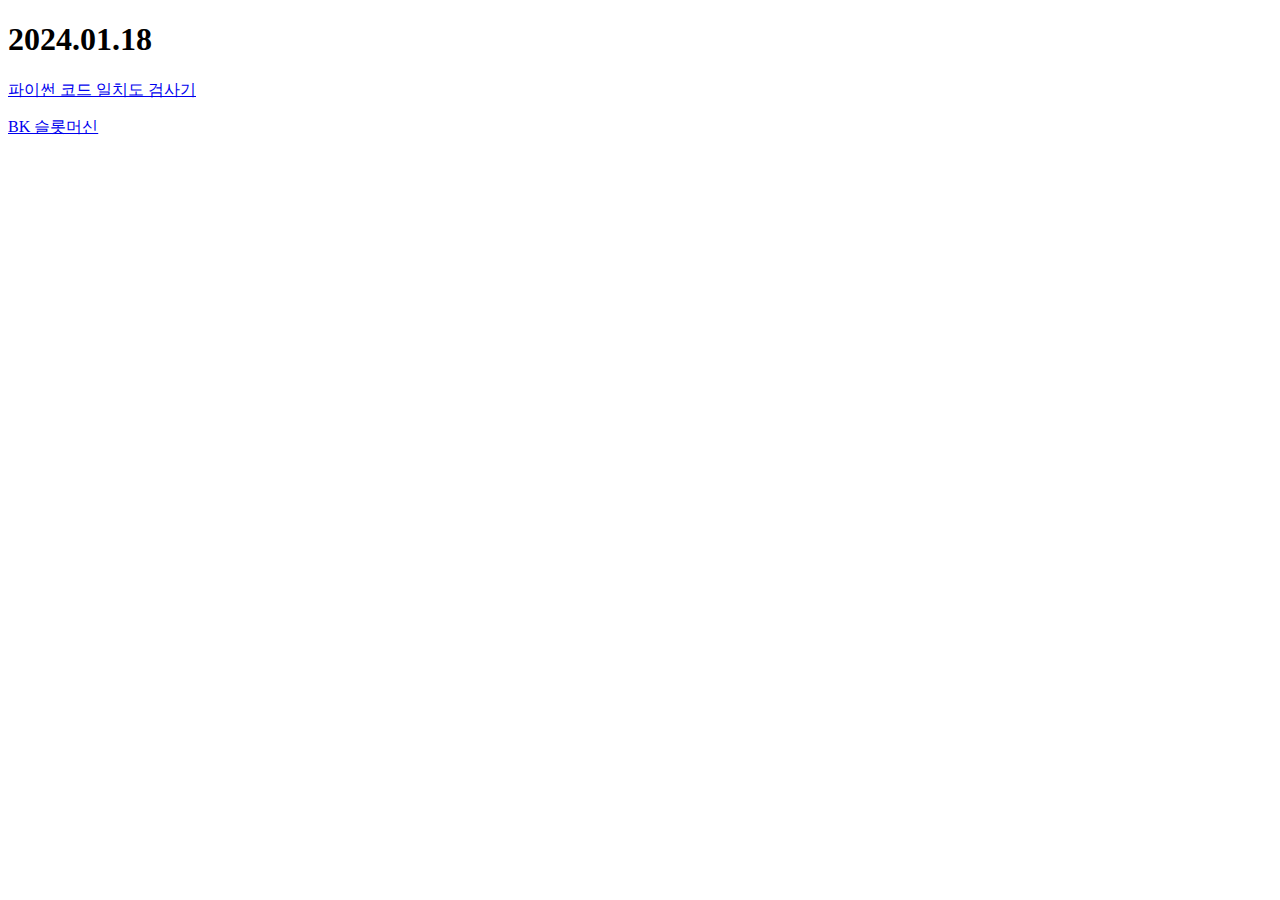
<file: index.html>
<!DOCTYPE html>
<html lang="en">
<head>
    <meta charset="UTF-8">
    <meta name="viewport" content="width=device-width, initial-scale=1.0">
    <title>프로젝트_라이트_메인페이지</title>
</head>
<body>
    
  <h1>2024.01.18</h1>

  <p><a href="py_copycheck/index0.html">파이썬 코드 일치도 검사기</a></p>
  <p><a href="this_is_bk/index1.html">BK 슬롯머신</a></p>
  
</body>
</html>
</file>
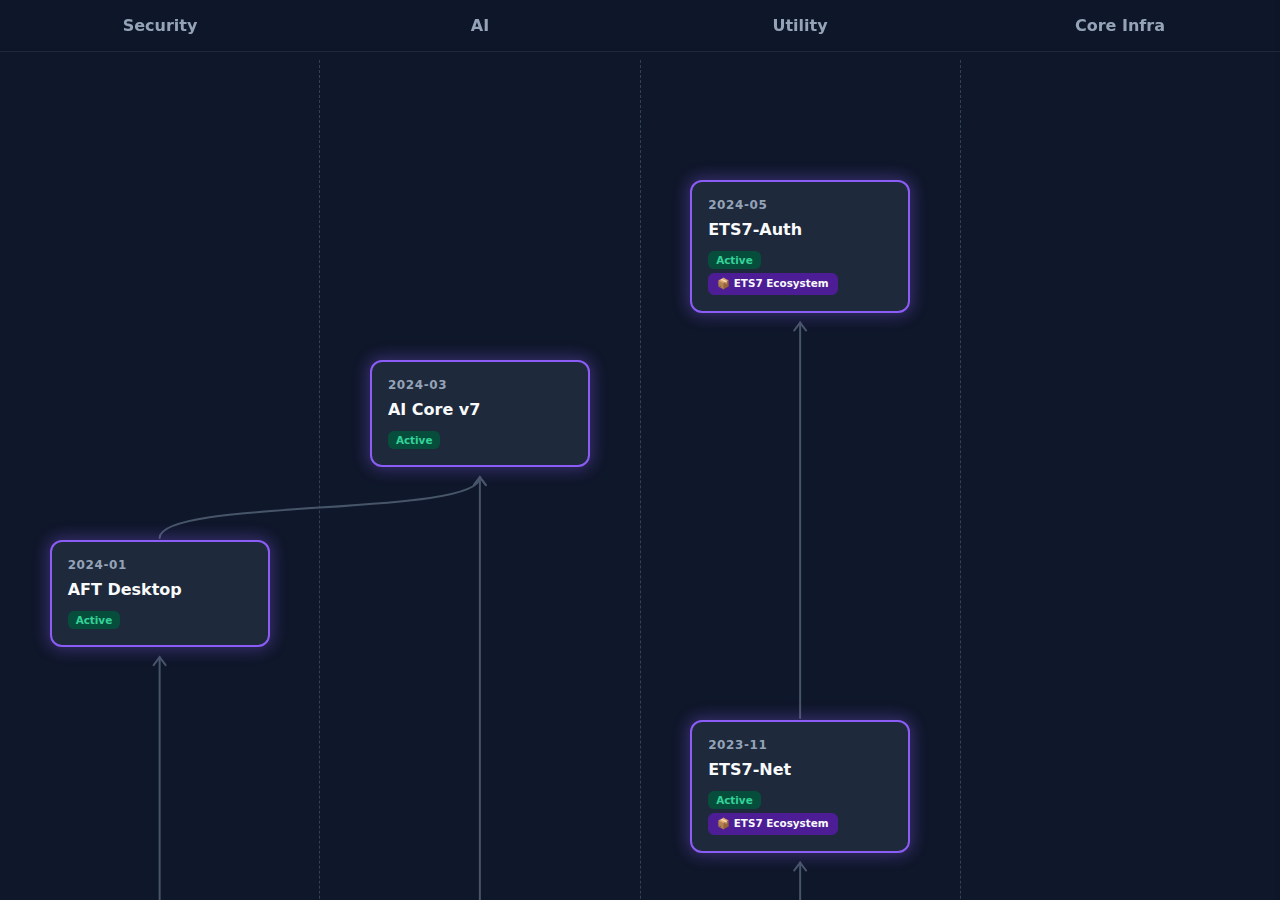
<file: devHistory/index.html>
<!DOCTYPE html>
<html lang="ko">
<head>
    <meta charset="UTF-8">
    <meta name="viewport" content="width=device-width, initial-scale=1.0">
    <title>개발 프로젝트 히스토리 아카이브 (대량 노드 처리 최적화)</title>
    <style>
        * { box-sizing: border-box; margin: 0; padding: 0; }
        body { font-family: 'Pretendard', -apple-system, system-ui, sans-serif; background-color: #0f172a; color: #e2e8f0; overflow-x: hidden; }

        #app { display: flex; width: 100vw; height: 100vh; }
        #main-view { flex-grow: 1; position: relative; overflow-y: auto; overflow-x: hidden; scroll-behavior: smooth; }
        
        .swimlanes { display: flex; width: 100%; min-width: 1200px; position: relative; padding-top: 60px; padding-bottom: 100px; }
        .lane { flex: 1; border-right: 1px dashed #334155; position: relative; display: flex; flex-direction: column; align-items: center; }
        .lane:last-child { border-right: none; }
        
        .lane-title { position: fixed; top: 0; text-align: center; padding: 1rem; font-weight: 800; color: #94a3b8; background: rgba(15, 23, 42, 0.95); z-index: 200; border-bottom: 1px solid #1e293b; backdrop-filter: blur(4px); }

        .node { position: absolute; width: 220px; padding: 1rem; background: #1e293b; border-radius: 12px; box-shadow: 0 4px 6px -1px rgba(0, 0, 0, 0.5); cursor: pointer; transform: translateX(-50%); z-index: 100; transition: all 0.2s cubic-bezier(0.4, 0, 0.2, 1); display: flex; flex-direction: column; gap: 8px; border: 2px solid #64748b; }
        
        .node.active-node { box-shadow: 0 0 15px 3px var(--glow-color); }
        .node:hover { transform: translateX(-50%) translateY(-4px); box-shadow: 0 12px 20px -5px rgba(0, 0, 0, 0.8); z-index: 110; }
        .node.active-node:hover { box-shadow: 0 0 25px 6px var(--glow-hover); z-index: 110; }
        
        .node-header { display: flex; justify-content: space-between; align-items: center; }
        .node-date { font-size: 0.75rem; color: #94a3b8; font-weight: 700; letter-spacing: 0.05em; }
        .node-title { font-size: 1rem; font-weight: 800; color: #f8fafc; word-break: keep-all; line-height: 1.3; }
        
        .sidebar-timeline { background: rgba(15, 23, 42, 0.6); border-radius: 8px; padding: 12px; font-size: 0.85rem; color: #94a3b8; display: flex; flex-direction: column; gap: 8px; margin-bottom: 1.5rem; border: 1px solid #334155;}
        .time-row { display: flex; justify-content: space-between; align-items: center; }
        .time-label { font-weight: 700; color: #cbd5e1; }
        .time-val { font-family: monospace; font-size: 0.9rem; color: #f8fafc; }

        .badge-group { display: flex; flex-wrap: wrap; gap: 4px; margin-top: 2px; }
        .badge { font-size: 0.65rem; font-weight: 700; padding: 0.2rem 0.5rem; border-radius: 6px; }
        .badge-active { background-color: #064e3b; color: #34d399; }
        .badge-retired { background-color: #334155; color: #94a3b8; }
        .badge-set { background-color: #1e293b; color: #f8fafc; border: 1px solid #475569; }

        #svg-layer { position: absolute; top: 0; left: 0; width: 100%; pointer-events: none; z-index: 5; overflow: visible; }
        .edge { fill: none; transition: all 0.3s; stroke: #475569; stroke-width: 2px; stroke-linecap: round; }
        
        .dimmed { opacity: 0.1 !important; filter: grayscale(100%); }
        .highlighted { opacity: 1 !important; filter: none; }
        .edge.highlighted { stroke: #f8fafc; stroke-width: 3.5px; z-index: 20; } 

        #side-panel { position: fixed; top: 0; right: -500px; width: 450px; height: 100vh; background: #1e293b; box-shadow: -10px 0 30px rgba(0,0,0,0.5); transition: right 0.4s cubic-bezier(0.4, 0, 0.2, 1); z-index: 300; display: flex; flex-direction: column; border-left: 1px solid #334155; }
        #side-panel.open { right: 0; }
        .panel-header { padding: 2.5rem 2rem 2rem 2rem; border-bottom: 1px solid #334155; position: relative; }
        .close-btn { position: absolute; top: 1.5rem; right: 1.5rem; cursor: pointer; color: #64748b; font-size: 1.8rem; font-weight: bold; line-height: 1;}
        .close-btn:hover { color: #f8fafc; }
        .panel-gen { font-size: 0.8rem; font-weight: 700; color: #94a3b8; margin-bottom: 0.5rem; display: block; text-transform: uppercase; }
        .panel-title { font-size: 1.8rem; font-weight: 800; margin-bottom: 1rem; color: #f8fafc; line-height: 1.3;}
        .panel-content { padding: 2rem; overflow-y: auto; flex-grow: 1; }
        .section-title { font-size: 1.1rem; font-weight: 700; color: #e2e8f0; border-bottom: 2px solid #334155; padding-bottom: 0.5rem; margin-top: 1.5rem; margin-bottom: 1rem; }
        .panel-desc { font-size: 0.95rem; line-height: 1.6; color: #cbd5e1; white-space: pre-line; }
    </style>
</head>
<body>

<div id="app">
    <div id="main-view">
        <div class="swimlanes" id="swimlanes-container">
            <svg id="svg-layer"></svg>
        </div>
    </div>

    <div id="side-panel">
        <div class="panel-header">
            <span class="close-btn" onclick="closePanel()">×</span>
            <span class="panel-gen" id="sp-gen"></span>
            <h2 class="panel-title" id="sp-title"></h2>
            <div class="badge-group" id="sp-badges"></div>
        </div>
        <div class="panel-content">
            <div class="sidebar-timeline" id="sp-timeline"></div>
            <h3 class="section-title">도입 배경</h3>
            <p class="panel-desc" id="sp-desc"></p>
            <h3 class="section-title">영향 및 구현 상세</h3>
            <p class="panel-desc" id="sp-challenge"></p>
        </div>
    </div>
</div>

<script>
    const RAW_CSV = {
        domains: `id,label,order
sec,Security,1
ai,AI,2
util,Utility,3
infra,Core Infra,4`,
        projects: `id,name,color
ets7,ETS7 Ecosystem,#4c1d95
ru5,RealUse5 Suite,#1e3a8a`,
        generations: `id,color
gen7,#8b5cf6
gen6,#10b981
gen5,#3b82f6
gen4,#64748b`,
        nodes: `id,domain_id,project_id,gen_id,dev_start,active_start,active_end,status
aft,sec,,gen7,2024-01,2024-10,,Active
ai-core7,ai,,gen7,2024-03,2024-08,,Active
ets-auth,util,ets7,gen7,,2024-05,,Active
ets-net,util,ets7,gen7,,2023-11,,Active
connhub,util,,gen6,2021-11,2022-04,2024-05,Retired
vision6,ai,,gen6,,2021-09,,Retired
kpass,sec,,,2020-05,2020-11,2024-10,Retired
ru-file,util,ru5,gen5,2019-12,2020-03,,Retired
ru-sync,util,ru5,gen5,,2019-06,,Retired
legacy-db,infra,,gen4,,2017-08,2021-09,Retired`,
        contents: `node_id,title,desc,challenge
aft,AFT Desktop,데스크톱 차세대 보안 프레임워크.,다중 프로세스간 보안 통신 로직 재작성.
ai-core7,AI Core v7,온디바이스 AI 코어.,보안 정책과 결합된 로컬 AI 추론.
ets-auth,ETS7-Auth,ETS7 인증 플러그인.,SSO 단일 인증 체계 구축.
ets-net,ETS7-Net,ETS7 통신 플러그인.,네트워크 연결 최적화 및 암호화.
connhub,connhub Desktop,6세대 통신 허브.,소켓 통신 안정화 및 Heartbeat.
vision6,Vision AI 6,비전 인식 모델.,레거시 DB 이미지 학습.
kpass,K PassWord Mgr,5세대 암호 관리.,스토리지 프레임워크 전환.
ru-file,RU5-File Manager,파일 관리 유틸리티.,통합된 UI 제공.
ru-sync,RU5-Cloud Sync,클라우드 동기화 모듈.,파일 변동 추적 알고리즘.
legacy-db,Legacy Core DB,초창기 통합 데이터베이스.,모든 서비스의 데이터가 저장되던 단일 DB.`,
        edges: `source_id,target_id
legacy-db,kpass
legacy-db,ru-file
legacy-db,vision6
kpass,aft
ru-sync,connhub
connhub,ets-net
vision6,ai-core7
aft,ai-core7
ets-net,ets-auth`
    };

    function parseCSV(csvText) {
        const lines = csvText.trim().split('\n');
        const headers = lines[0].split(',').map(h => h.trim());
        return lines.slice(1).map(line => {
            const values = line.split(',');
            let obj = {};
            headers.forEach((h, i) => obj[h] = values[i] ? values[i].trim() : null);
            return obj;
        });
    }

    const db = {
        domains: parseCSV(RAW_CSV.domains).sort((a,b) => a.order - b.order),
        projects: parseCSV(RAW_CSV.projects),
        generations: parseCSV(RAW_CSV.generations),
        nodesRaw: parseCSV(RAW_CSV.nodes),
        contents: parseCSV(RAW_CSV.contents),
        edges: parseCSV(RAW_CSV.edges)
    };

    const nodes = db.nodesRaw.map(n => {
        const content = db.contents.find(c => c.node_id === n.id) || {};
        const project = db.projects.find(p => p.id === n.project_id) || {};
        const gen = db.generations.find(g => g.id === n.gen_id) || {};
        const repDate = n.dev_start || n.active_start;

        return {
            id: n.id,
            lane_id: `lane-${n.domain_id}`,
            date: repDate, 
            devStart: n.dev_start,
            activeStart: n.active_start,
            activeEnd: n.active_end,
            status: n.status || 'Unknown',
            title: content.title || n.id,
            desc: content.desc || '설명이 없습니다.',
            challenge: content.challenge || '',
            genId: n.gen_id || 'Unknown',
            genColor: gen.color || '#64748b',
            projectName: project.name || null,
            projectColor: project.color || null
        };
    });

    const edges = db.edges.map(e => ({ source: e.source_id, target: e.target_id }));

    function renderLanes() {
        const container = document.getElementById('swimlanes-container');
        const widthPercent = 100 / db.domains.length;

        db.domains.forEach((d, index) => {
            const lane = document.createElement('div');
            lane.className = 'lane';
            lane.id = `lane-${d.id}`;

            const title = document.createElement('div');
            title.className = 'lane-title';
            title.style.width = `${widthPercent}%`;
            title.style.left = `${index * widthPercent}%`;
            title.innerText = d.label;

            lane.appendChild(title);
            container.appendChild(lane);
        });
    }

    const yMap = {}; 
    function calculateYPositions() {
        const validDates = nodes.map(n => n.date).filter(Boolean);
        if(validDates.length === 0) return 0;

        const uniqueDates = [...new Set(validDates)].sort((a, b) => new Date(b) - new Date(a));
        
        let currentY = 120; 
        const MIN_GAP = 150; 
        const MAX_GAP = 350; 
        yMap[uniqueDates[0]] = currentY; 

        for (let i = 1; i < uniqueDates.length; i++) {
            const date1 = new Date(uniqueDates[i-1] + '-01');
            const date2 = new Date(uniqueDates[i] + '-01');
            const monthsDiff = (date1.getFullYear() - date2.getFullYear()) * 12 + (date1.getMonth() - date2.getMonth());
            
            let calculatedGap = MIN_GAP + (monthsDiff * 15);
            if (calculatedGap > MAX_GAP) calculatedGap = MAX_GAP;
            
            currentY += calculatedGap;
            yMap[uniqueDates[i]] = currentY;
        }
    }

    const graphMap = { nodes: [], edges: [] };

    function renderNodes() {
        calculateYPositions(); 
        
        const collisionMap = {}; // 같은 레인 & 같은 날짜에 겹치는 노드 갯수 추적
        let maxRenderedY = 0; // 캔버스 전체 높이를 잡기 위한 최대 Y값

        nodes.forEach(n => {
            const lane = document.getElementById(n.lane_id);
            if (!lane) return;

            const el = document.createElement('div');
            el.className = `node ${n.status === 'Active' ? 'active-node' : ''}`;
            el.id = n.id;
            
            // 💡 자동 겹침 방지 (Collision Avoidance) 로직
            const baseTop = yMap[n.date];
            const collisionKey = `${n.lane_id}-${baseTop}`;
            const collisionCount = collisionMap[collisionKey] || 0;
            
            // 겹칠 때마다 110px씩 아래로 밀어냅니다.
            const finalTop = baseTop + (collisionCount * 110);
            collisionMap[collisionKey] = collisionCount + 1;
            
            if (finalTop > maxRenderedY) maxRenderedY = finalTop;

            el.style.top = `${finalTop}px`; 
            el.style.left = '50%';
            
            el.style.borderColor = n.genColor;
            if (n.status === 'Active') {
                el.style.setProperty('--glow-color', `${n.genColor}55`); 
                el.style.setProperty('--glow-hover', `${n.genColor}AA`); 
            }

            // 노드에 Active 상태 뱃지 부활!
            const statusClass = n.status === 'Active' ? 'badge-active' : 'badge-retired';
            let badgesHTML = `<span class="badge ${statusClass}">${n.status}</span>`;
            
            if (n.projectName) {
                const bg = n.projectColor || '#1e293b';
                badgesHTML += `<span class="badge badge-set" style="background-color: ${bg}; border-color: ${bg};">📦 ${n.projectName}</span>`;
            }

            el.innerHTML = `
                <div class="node-header">
                    <span class="node-date">${n.date || 'Unknown'}</span>
                </div>
                <div class="node-title">${n.title}</div>
                <div class="badge-group">${badgesHTML}</div>
            `;

            el.addEventListener('click', (e) => { e.stopPropagation(); openPanel(n); });
            el.addEventListener('mouseenter', () => highlightGraph(n.id));
            el.addEventListener('mouseleave', clearHighlight);
            
            lane.appendChild(el);
            graphMap.nodes.push(el);
        });

        // 모든 노드(겹쳐서 밀려난 노드 포함)를 그린 후 도화지 크기를 최종 확정
        const totalHeight = maxRenderedY + 300; 
        document.getElementById('swimlanes-container').style.minHeight = totalHeight + 'px';
        document.getElementById('svg-layer').style.height = totalHeight + 'px';
    }

    function drawEdges() {
        const svg = document.getElementById('svg-layer');
        if (!svg) return;
        svg.innerHTML = ''; 
        graphMap.edges = [];

        edges.forEach(edge => {
            const sourceEl = document.getElementById(edge.source);
            const targetEl = document.getElementById(edge.target);
            if (!sourceEl || !targetEl) return;

            const sRect = sourceEl.getBoundingClientRect();
            const tRect = targetEl.getBoundingClientRect();
            const svgRect = svg.getBoundingClientRect();

            const startX = sRect.left + (sRect.width / 2) - svgRect.left;
            const startY = sRect.top - svgRect.top - 2; 
            const endX = tRect.left + (tRect.width / 2) - svgRect.left;
            const endY = tRect.bottom - svgRect.top + 10; 

            const curveOffsetY = Math.max(Math.abs(startY - endY) / 2.5, 40);
            const pathData = `M ${startX} ${startY} C ${startX} ${startY - curveOffsetY}, ${endX} ${endY + curveOffsetY}, ${endX} ${endY}`;
            
            const path = document.createElementNS('http://www.w3.org/2000/svg', 'path');
            path.setAttribute('d', pathData);
            path.setAttribute('class', 'edge'); 
            path.dataset.source = edge.source;
            path.dataset.target = edge.target;
            svg.appendChild(path);
            graphMap.edges.push(path);

            const arrowData = `M ${endX - 6} ${endY + 8} L ${endX} ${endY} L ${endX + 6} ${endY + 8}`;
            const arrow = document.createElementNS('http://www.w3.org/2000/svg', 'path');
            arrow.setAttribute('d', arrowData);
            arrow.setAttribute('class', 'edge'); 
            arrow.dataset.source = edge.source;
            arrow.dataset.target = edge.target;
            svg.appendChild(arrow);
            graphMap.edges.push(arrow);
        });
    }
    
    function highlightGraph(hoveredId) {
        let connectedIds = new Set([hoveredId]);
        edges.forEach(e => {
            if (e.source === hoveredId || e.target === hoveredId) { connectedIds.add(e.source); connectedIds.add(e.target); }
        });

        graphMap.edges.forEach(path => {
            if (path.dataset.source === hoveredId || path.dataset.target === hoveredId) { 
                path.classList.add('highlighted'); path.classList.remove('dimmed');
            } else { 
                path.classList.add('dimmed'); path.classList.remove('highlighted');
            }
        });

        graphMap.nodes.forEach(node => {
            if (connectedIds.has(node.id)) { 
                node.classList.add('highlighted'); node.classList.remove('dimmed'); 
            } else { 
                node.classList.add('dimmed'); node.classList.remove('highlighted'); 
            }
        });
    }

    function clearHighlight() {
        graphMap.edges.forEach(path => path.classList.remove('highlighted', 'dimmed'));
        graphMap.nodes.forEach(node => node.classList.remove('highlighted', 'dimmed'));
    }

    const panel = document.getElementById('side-panel');
    window.openPanel = function(n) {
        document.getElementById('sp-gen').innerText = `${n.genId.toUpperCase()} Era`;
        document.getElementById('sp-title').innerText = n.title;
        
        const statusClass = n.status === 'Active' ? 'badge-active' : 'badge-retired';
        let badgesHTML = `<span class="badge ${statusClass}">${n.status}</span>`;
        if (n.projectName) {
            const bg = n.projectColor || '#1e293b';
            badgesHTML += `<span class="badge badge-set" style="background-color: ${bg}; border-color: ${bg};">📦 ${n.projectName}</span>`;
        }
        document.getElementById('sp-badges').innerHTML = badgesHTML;

        let devText = n.devStart || '-';
        let activeText = n.activeStart || '-';
        if (n.activeStart) {
            if (n.activeEnd) activeText += ` ~ ${n.activeEnd}`;
            else if (n.status === 'Active') activeText += ` ~ 현역`;
        }

        document.getElementById('sp-timeline').innerHTML = `
            <div class="time-row"><span class="time-label">개발 기간</span> <span class="time-val">${devText}</span></div>
            <div class="time-row"><span class="time-label">운용 기간</span> <span class="time-val">${activeText}</span></div>
        `;

        document.getElementById('sp-desc').innerText = n.desc;
        document.getElementById('sp-challenge').innerText = n.challenge;
        
        panel.classList.add('open');
    }

    window.closePanel = function() { panel.classList.remove('open'); }

    window.addEventListener('DOMContentLoaded', () => { 
        renderLanes(); 
        renderNodes(); 
        setTimeout(drawEdges, 100); 
    });
    
    window.addEventListener('resize', () => requestAnimationFrame(drawEdges));

</script>
</body>
</html>
</file>
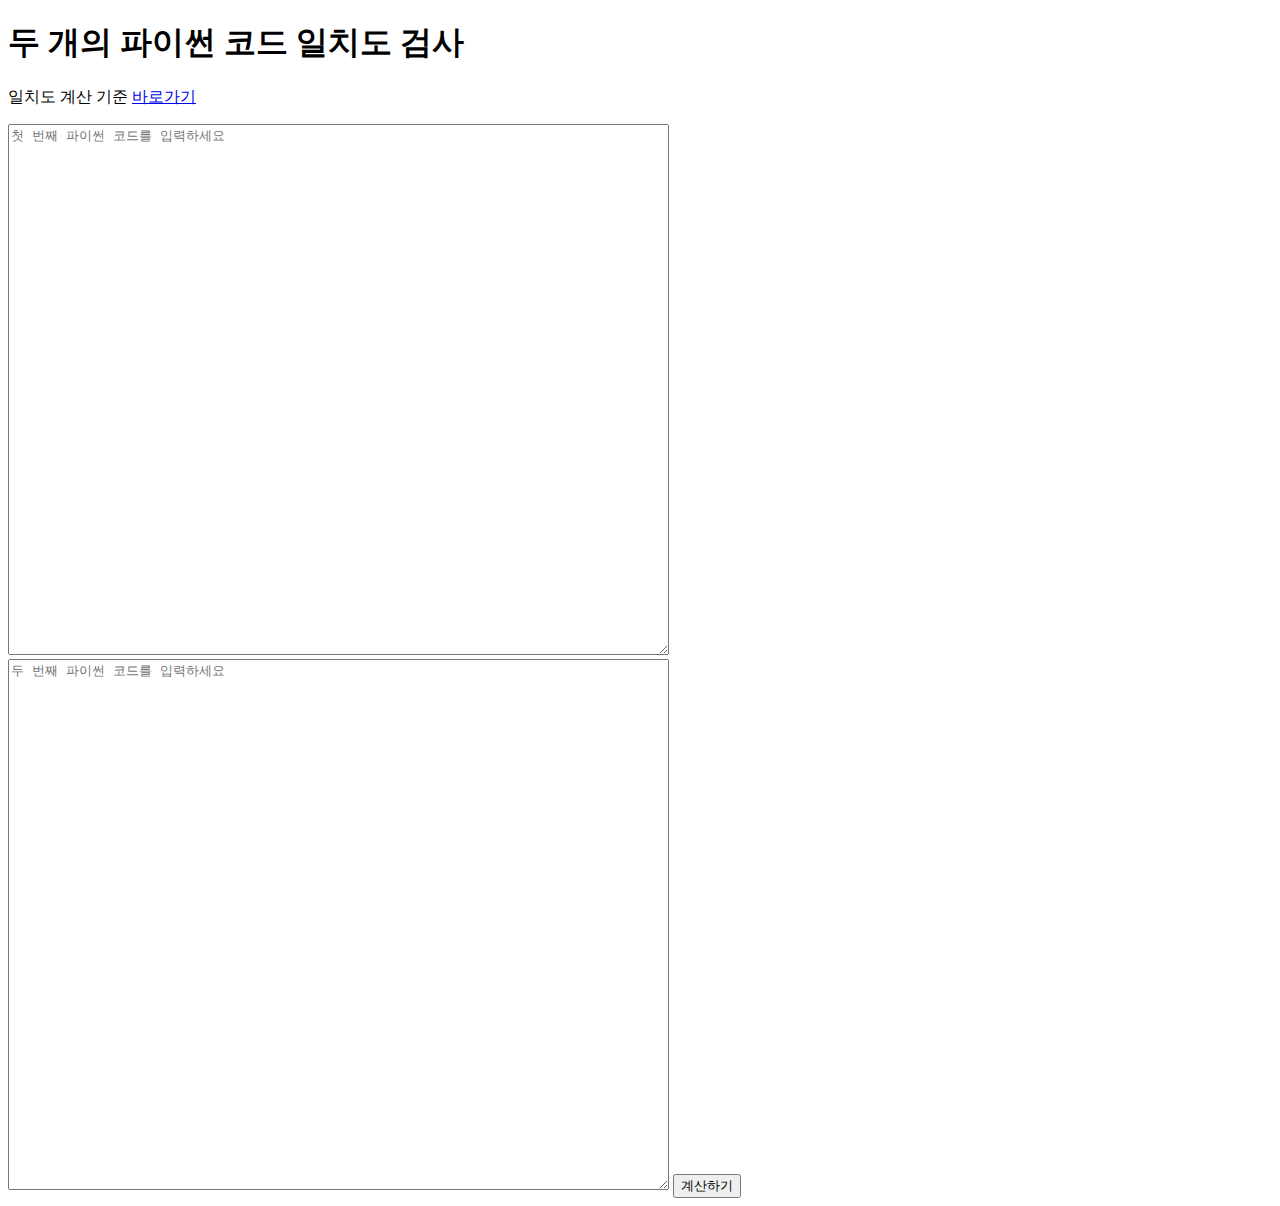
<file: py_copycheck/index.html>
<!DOCTYPE html>
<html lang="en">
<head>
    <meta charset="UTF-8">
    <meta name="viewport" content="width=device-width, initial-scale=1.0">
    <title>세브란스 화이팅</title>
</head>
<body>
    <h1>두 개의 파이썬 코드 일치도 검사</h1>

    <p>일치도 계산 기준 <a href="https://github.com/taewook427/project_lite/tree/main/py_copycheck"> 바로가기 </a></p>
    
    <textarea id="code1" rows="35" cols="80" placeholder="첫 번째 파이썬 코드를 입력하세요"></textarea>
    <textarea id="code2" rows="35" cols="80" placeholder="두 번째 파이썬 코드를 입력하세요"></textarea>
    
    <button id="calculateButton">계산하기</button>
    
    <div id="result"></div>
    <div id="accurate"></div>

    <script src="test497.js"> </script>
</body>
</html>
</file>
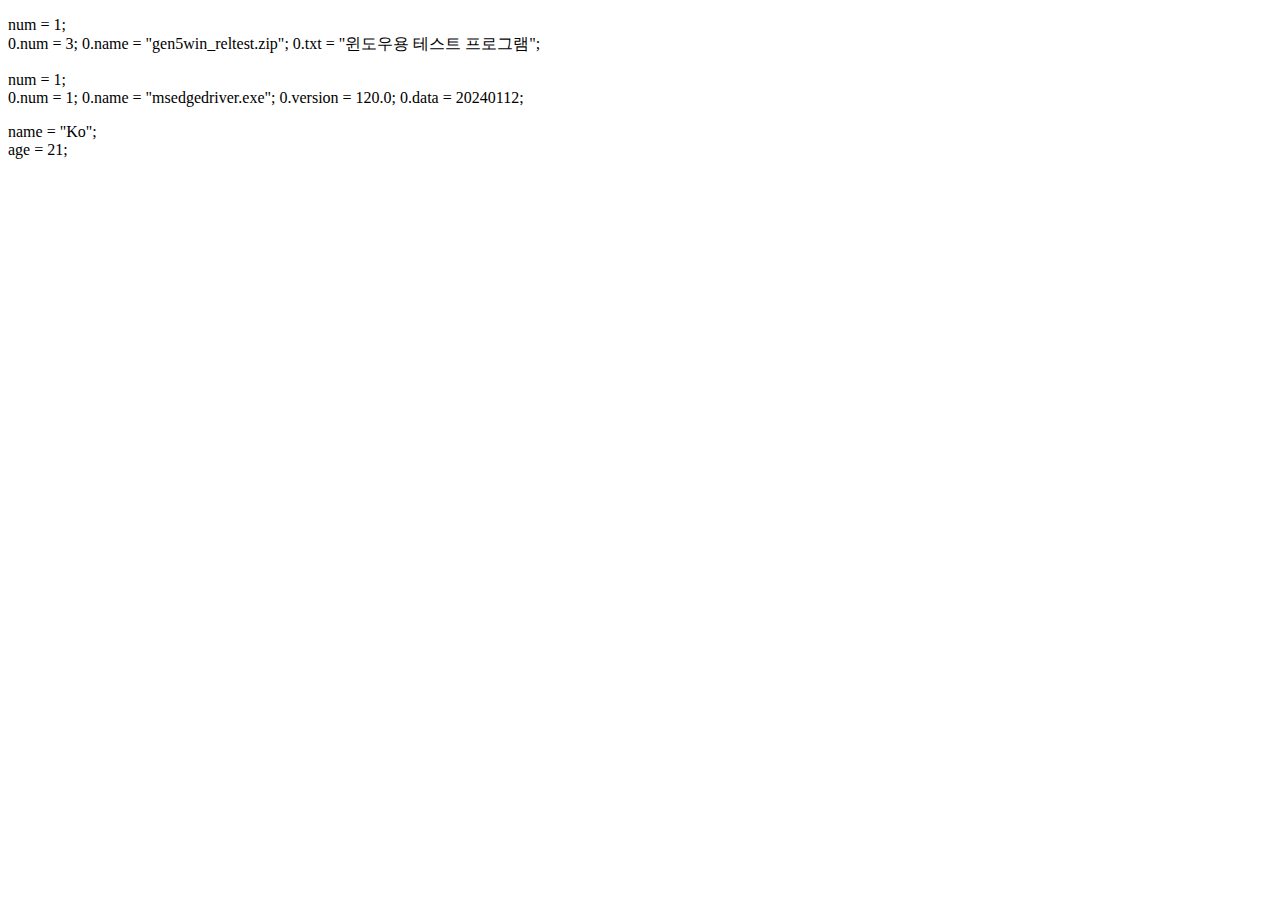
<file: gen5_datasvr/test563.html>
<!DOCTYPE html>
<html lang="en">
<head>
    <meta charset="UTF-8">
    <meta name="viewport" content="width=device-width, initial-scale=1.0">
    <title>kweb datasvr 0</title>
</head>
<body>
    <p id="extension">
    num = 1;<br>
    0.num = 3; 0.name = "gen5win_reltest.zip"; 0.txt = "윈도우용 테스트 프로그램";<br>
    </p>

    <p id="binary">
    num = 1;<br>
    0.num = 1; 0.name = "msedgedriver.exe"; 0.version = 120.0; 0.data = 20240112;<br>
    </p>
    
    <p id="value">
    name = "Ko";
    <br>
    age = 21;
    </p>
    
</body>
</html>
</file>
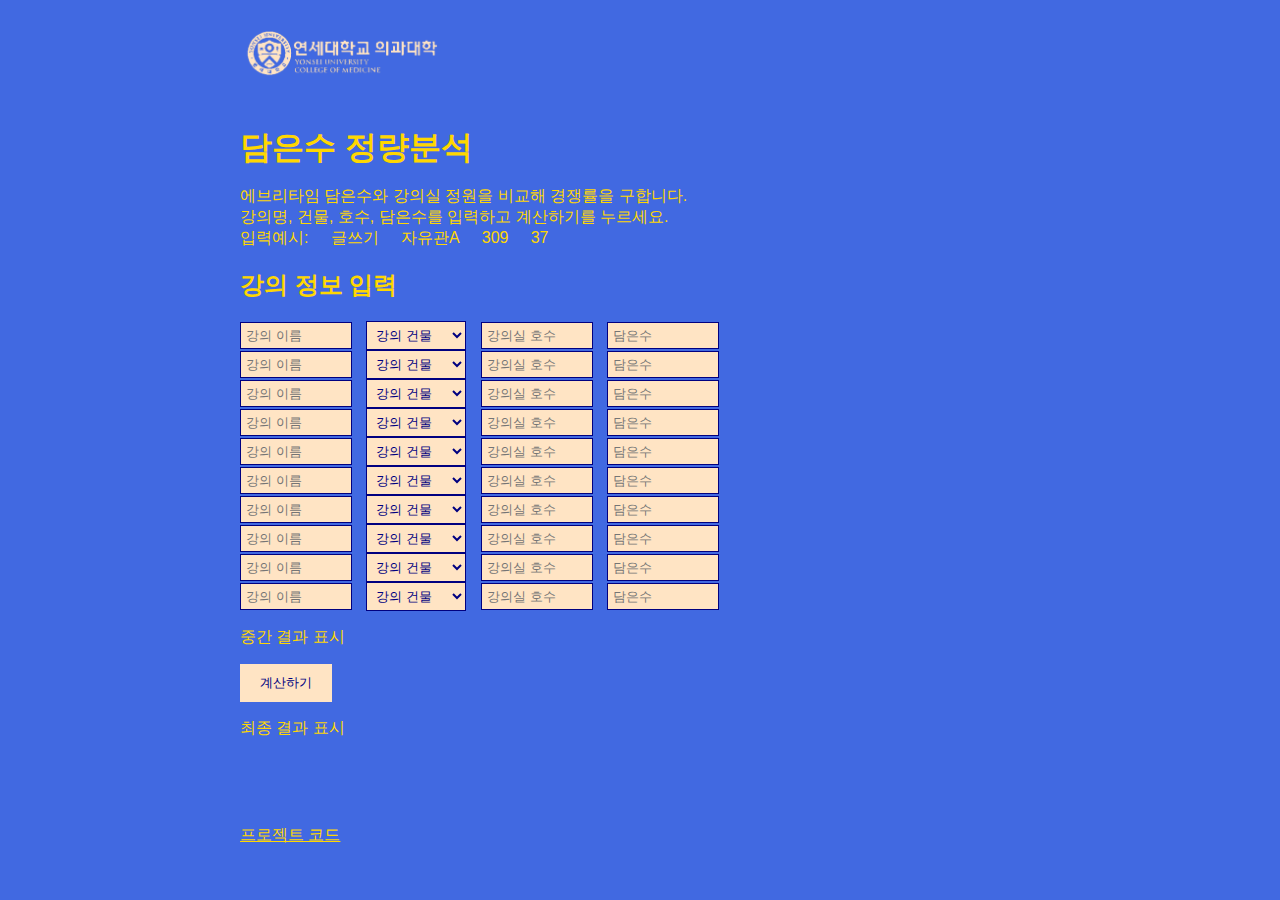
<file: gr1_test610/test610.html>
<!DOCTYPE html>
<html lang="en">
<head>
<meta charset="UTF-8">
<meta name="viewport" content="width=device-width, initial-scale=1.0">
<title>1학년_수강신청_A</title>
</head>
<body>

<div class="container">
    <header>
        <img src="test610.png" alt="Your Image" width="200">
        <h1>담은수 정량분석</h1>
        <p>에브리타임 담은수와 강의실 정원을 비교해 경쟁률을 구합니다.<br>
            강의명, 건물, 호수, 담은수를 입력하고 계산하기를 누르세요.<br>
            입력예시:&nbsp;&nbsp;&nbsp;&nbsp;&nbsp;글쓰기&nbsp;&nbsp;&nbsp;&nbsp;&nbsp;자유관A&nbsp;&nbsp;&nbsp;&nbsp;&nbsp;309&nbsp;&nbsp;&nbsp;&nbsp;&nbsp;37
        </p>
    </header>

    <div class="input">
        <h2>강의 정보 입력</h2>
        <div id="in0">
            <input type="text" placeholder="강의 이름">
            <select>
                <option value="">강의 건물</option>
                <option value="자a">자유관 A</option>
                <option value="자b">자유관 B</option>
                <option value="진a">진리관 A</option>
                <option value="진b">진리관 B</option>
                <option value="종">종합관</option>
            </select>
            <input type="number" placeholder="강의실 호수">
            <input type="number" placeholder="담은수">
        </div>

        <div id="in1">
            <input type="text" placeholder="강의 이름">
            <select>
                <option value="">강의 건물</option>
                <option value="자a">자유관 A</option>
                <option value="자b">자유관 B</option>
                <option value="진a">진리관 A</option>
                <option value="진b">진리관 B</option>
                <option value="종">종합관</option>
            </select>
            <input type="number" placeholder="강의실 호수">
            <input type="number" placeholder="담은수">
        </div>

        <div id="in2">
            <input type="text" placeholder="강의 이름">
            <select>
                <option value="">강의 건물</option>
                <option value="자a">자유관 A</option>
                <option value="자b">자유관 B</option>
                <option value="진a">진리관 A</option>
                <option value="진b">진리관 B</option>
                <option value="종">종합관</option>
            </select>
            <input type="number" placeholder="강의실 호수">
            <input type="number" placeholder="담은수">
        </div>

        <div id="in3">
            <input type="text" placeholder="강의 이름">
            <select>
                <option value="">강의 건물</option>
                <option value="자a">자유관 A</option>
                <option value="자b">자유관 B</option>
                <option value="진a">진리관 A</option>
                <option value="진b">진리관 B</option>
                <option value="종">종합관</option>
            </select>
            <input type="number" placeholder="강의실 호수">
            <input type="number" placeholder="담은수">
        </div>

        <div id="in4">
            <input type="text" placeholder="강의 이름">
            <select>
                <option value="">강의 건물</option>
                <option value="자a">자유관 A</option>
                <option value="자b">자유관 B</option>
                <option value="진a">진리관 A</option>
                <option value="진b">진리관 B</option>
                <option value="종">종합관</option>
            </select>
            <input type="number" placeholder="강의실 호수">
            <input type="number" placeholder="담은수">
        </div>

        <div id="in5">
            <input type="text" placeholder="강의 이름">
            <select>
                <option value="">강의 건물</option>
                <option value="자a">자유관 A</option>
                <option value="자b">자유관 B</option>
                <option value="진a">진리관 A</option>
                <option value="진b">진리관 B</option>
                <option value="종">종합관</option>
            </select>
            <input type="number" placeholder="강의실 호수">
            <input type="number" placeholder="담은수">
        </div>

        <div id="in6">
            <input type="text" placeholder="강의 이름">
            <select>
                <option value="">강의 건물</option>
                <option value="자a">자유관 A</option>
                <option value="자b">자유관 B</option>
                <option value="진a">진리관 A</option>
                <option value="진b">진리관 B</option>
                <option value="종">종합관</option>
            </select>
            <input type="number" placeholder="강의실 호수">
            <input type="number" placeholder="담은수">
        </div>

        <div id="in7">
            <input type="text" placeholder="강의 이름">
            <select>
                <option value="">강의 건물</option>
                <option value="자a">자유관 A</option>
                <option value="자b">자유관 B</option>
                <option value="진a">진리관 A</option>
                <option value="진b">진리관 B</option>
                <option value="종">종합관</option>
            </select>
            <input type="number" placeholder="강의실 호수">
            <input type="number" placeholder="담은수">
        </div>

        <div id="in8">
            <input type="text" placeholder="강의 이름">
            <select>
                <option value="">강의 건물</option>
                <option value="자a">자유관 A</option>
                <option value="자b">자유관 B</option>
                <option value="진a">진리관 A</option>
                <option value="진b">진리관 B</option>
                <option value="종">종합관</option>
            </select>
            <input type="number" placeholder="강의실 호수">
            <input type="number" placeholder="담은수">
        </div>

        <div id="in9">
            <input type="text" placeholder="강의 이름">
            <select>
                <option value="">강의 건물</option>
                <option value="자a">자유관 A</option>
                <option value="자b">자유관 B</option>
                <option value="진a">진리관 A</option>
                <option value="진b">진리관 B</option>
                <option value="종">종합관</option>
            </select>
            <input type="number" placeholder="강의실 호수">
            <input type="number" placeholder="담은수">
        </div>
    </div>

    <p id="output0">중간 결과 표시</p>

    <button id="calc">계산하기</button>

    <p id="output1">최종 결과 표시</p>

    <p><br><br><br></p>
    <a href="https://github.com/taewook427/lteam_test">프로젝트 코드</a><br>
</div>

<script src="test610.js"> </script>
<link rel="stylesheet" href="test610.css">

</body>
</html>
</file>
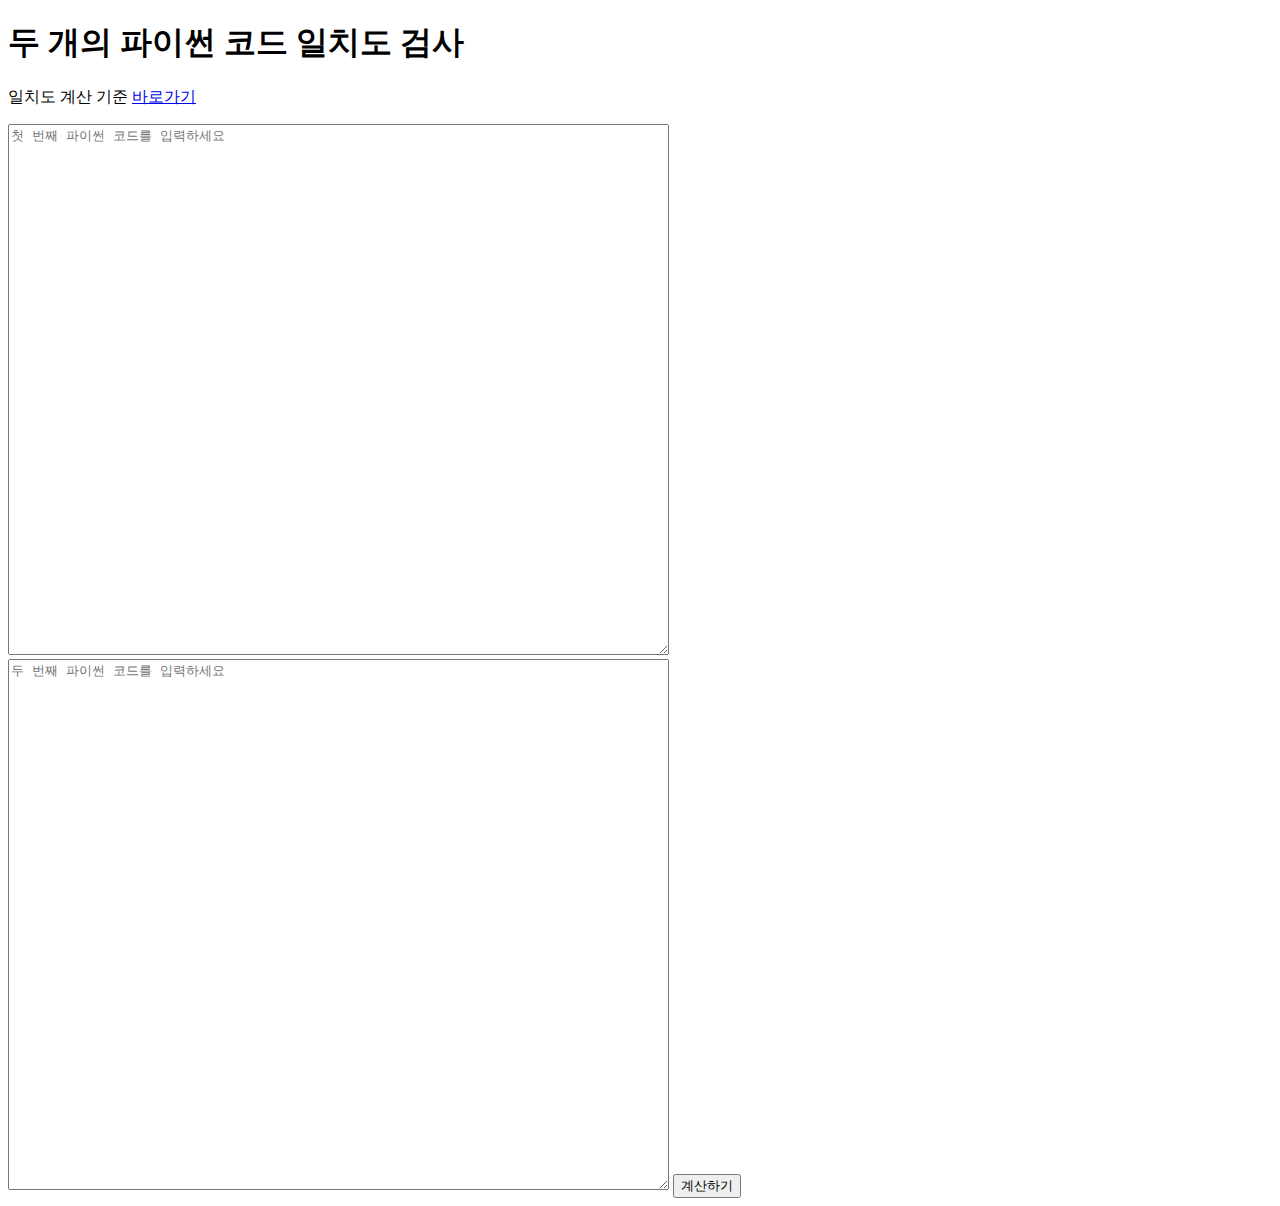
<file: py_copycheck/index0.html>
<!DOCTYPE html>
<html lang="en">
<head>
    <meta charset="UTF-8">
    <meta name="viewport" content="width=device-width, initial-scale=1.0">
    <title>세브란스 화이팅</title>
</head>
<body>
    <h1>두 개의 파이썬 코드 일치도 검사</h1>

    <p>일치도 계산 기준 <a href="https://github.com/taewook427/project_lite/tree/main/py_copycheck">바로가기</a></p>
    
    <textarea id="code1" rows="35" cols="80" placeholder="첫 번째 파이썬 코드를 입력하세요"></textarea>
    <textarea id="code2" rows="35" cols="80" placeholder="두 번째 파이썬 코드를 입력하세요"></textarea>
    
    <button id="calculateButton">계산하기</button>
    
    <div id="result"></div>
    <div id="accurate"></div>

    <script src="test497.js"> </script>
</body>
</html>
</file>
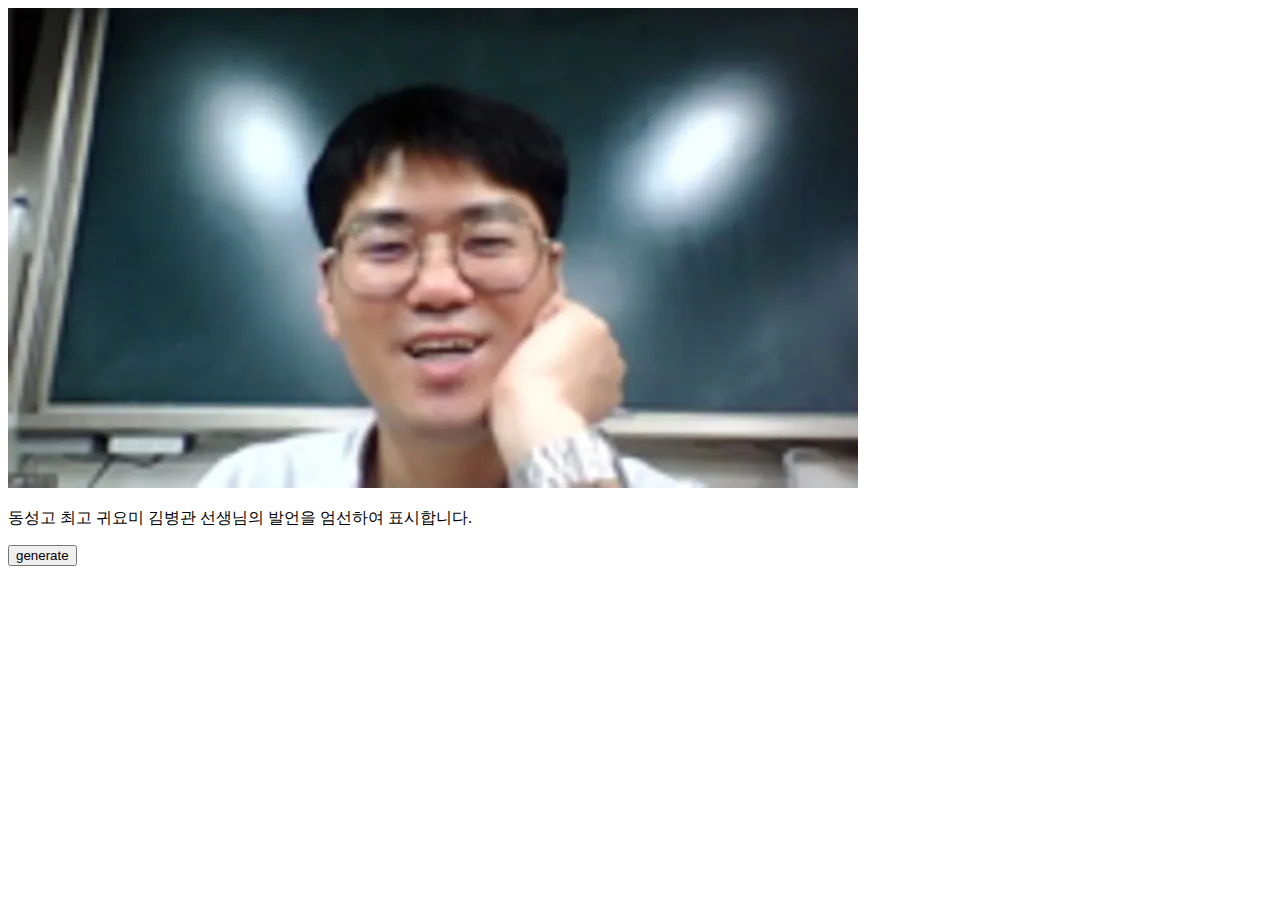
<file: this_is_bk/index1.html>
<!DOCTYPE html>
<html lang="en">
<head>
    <meta charset="UTF-8">
    <meta name="viewport" content="width=device-width, initial-scale=1.0">
    <title>BK슬롯머신</title>
</head>
<body>
    <a href="librorum.html">
        <img src="bk.webp">
    </a>
    <p>동성고 최고 귀요미 김병관 선생님의 발언을 엄선하여 표시합니다.</p>
    <button id="genbut">generate</button>
    <h1 id="say0"></h1>
    <h1 id="say1"></h1>
    <h1 id="say2"></h1>
    <h1 id="say3"></h1>
    <p id="say4"></p>
    <script src="test499.js"></script>
</body>
</html>
</file>
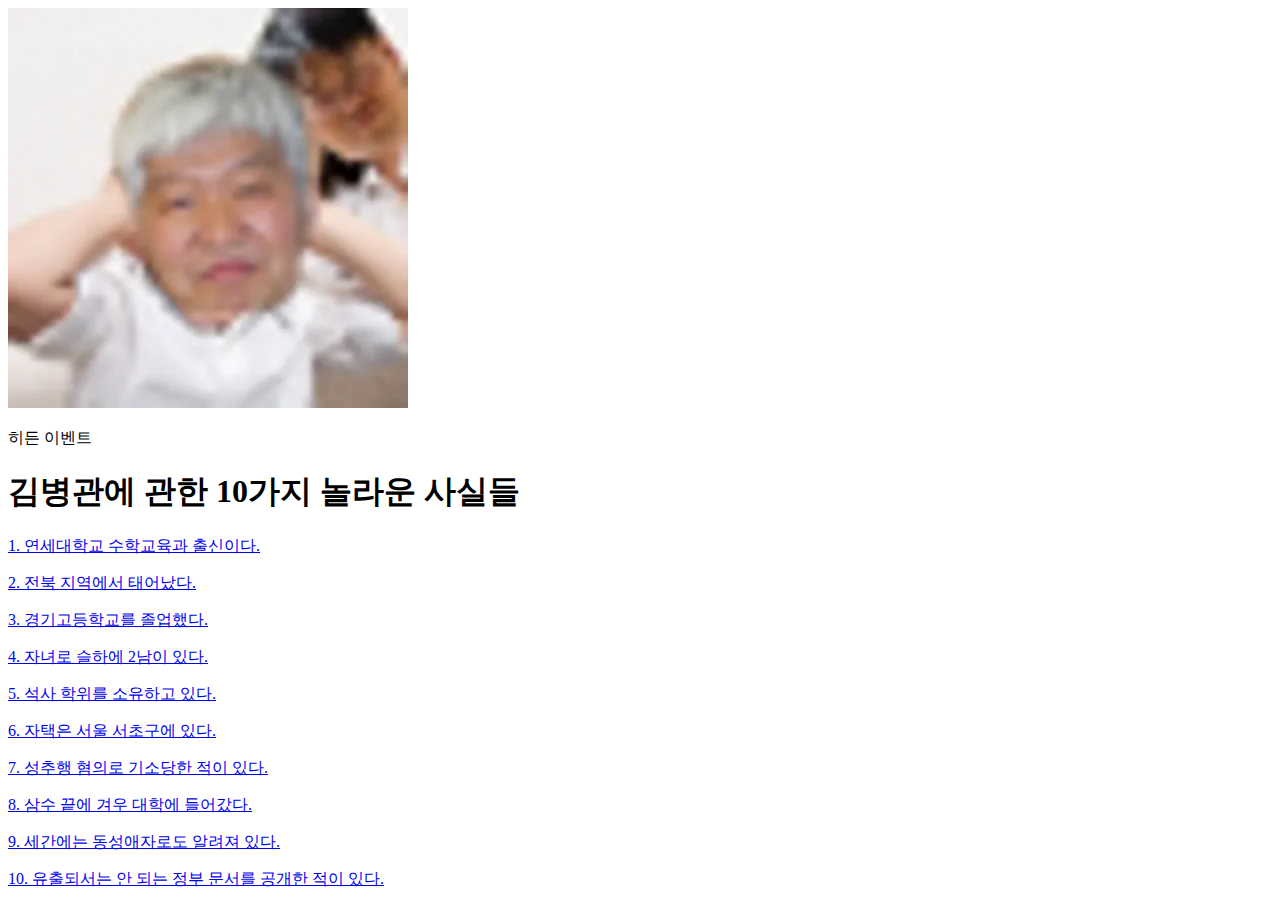
<file: this_is_bk/librorum.html>
<!DOCTYPE html>
<html lang="en">
<head>
    <meta charset="UTF-8">
    <meta name="viewport" content="width=device-width, initial-scale=1.0">
    <title>BK슬롯머신</title>
</head>
<body>
    <a href="index.html">
        <img src="bigk.webp">
    </a>
    <p>히든 이벤트</p>
    <h1>김병관에 관한 10가지 놀라운 사실들</h1>
    <p><a href="https://portal.yonsei.ac.kr/ui/index.html">1. 연세대학교 수학교육과 출신이다.</a></p>
    <p><a href="https://namu.wiki/w/%EA%B9%80%EB%B3%91%EA%B4%80(%EC%A0%95%EC%B9%98%EC%9D%B8)">2. 전북 지역에서 태어났다.</a></p>
    <p><a href="https://namu.wiki/w/%EA%B9%80%EB%B3%91%EA%B4%80(%EA%B5%B0%EC%9D%B8)">3. 경기고등학교를 졸업했다.</a></p>
    <p><a href="https://namu.wiki/w/%EA%B9%80%EB%B3%91%EA%B4%80(%EA%B5%B0%EC%9D%B8)#toc">4. 자녀로 슬하에 2남이 있다.</a></p>
    <p><a href="https://namu.wiki/w/%EA%B9%80%EB%B3%91%EA%B4%80(%EC%A0%95%EC%B9%98%EC%9D%B8)#toc">5. 석사 학위를 소유하고 있다.</a></p>
    <p><a href="https://namu.wiki/w/%EC%9C%A4%EC%84%9D%EC%97%B4">6. 자택은 서울 서초구에 있다.</a></p>
    <p><a href="https://www.chosun.com/national/national_general/2023/09/08/CZVUQ2OIKJDUFDDXULFV5QQUCA/">7. 성추행 혐의로 기소당한 적이 있다.</a></p>
    <p><a href="https://namu.wiki/w/%EC%9E%AC%EC%88%98(%EC%9E%85%EC%8B%9C)">8. 삼수 끝에 겨우 대학에 들어갔다.</a></p>
    <p><a href="https://www.chosun.com/national/court_law/2022/10/28/GNWYMZEUCJBRVOWDUJCXXHZHWY/">9. 세간에는 동성애자로도 알려져 있다.</a></p>
    <p><a href="prohibitorum.html">10. 유출되서는 안 되는 정부 문서를 공개한 적이 있다.</a></p>
</body>
</html>
</file>
<file: gr1_test610/test610.css>
body {
    background-color: royalblue;
    color: gold;
    font-family: Arial, sans-serif;
}

.container {
    max-width: 800px;
    margin: 0 auto;
    padding: 20px;
}

header img {
    margin-bottom: 20px;
}

header h1 {
    font-size: 2em;
    margin-bottom: 10px;
}

header p {
    margin-bottom: 20px;
}

input, select {
    padding: 5px;
    margin-right: 10px;
    border: 1px solid navy;
    background-color: bisque;
    color: navy;
    width: 100px;
}

button {
    padding: 10px 20px;
    background-color: bisque;
    color: navy;
    border: none;
    cursor: pointer;
}

.output {
    margin-top: 20px;
}

a {
    color: gold;
}
</file>
